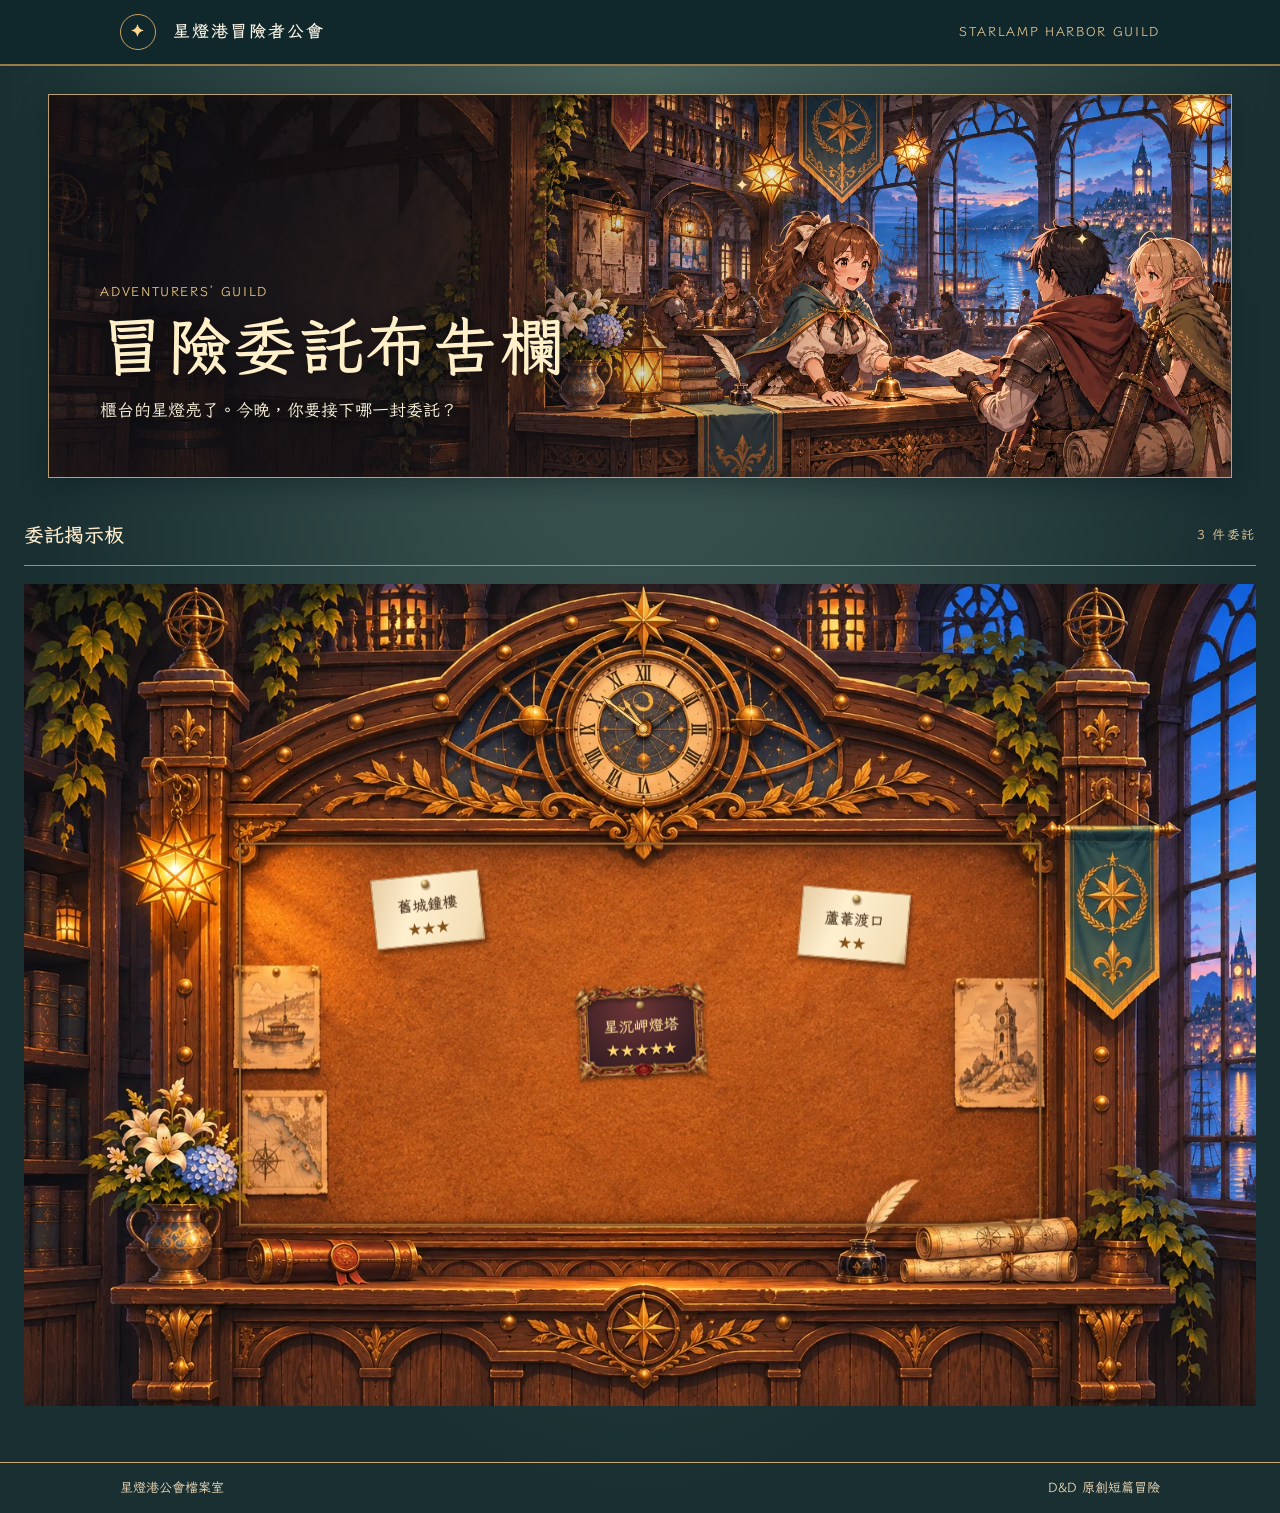
<file: index.html>
<!doctype html>
<html lang="zh-Hant"><head><meta charset="utf-8">
<meta name="viewport" content="width=device-width, initial-scale=1">
<title>冒險委託布告欄｜星燈港冒險者公會</title><link rel="stylesheet" href="style.css?v=wenkai-1"></head>
<body class="board-page"><header><a class="brand" href="index.html"><span class="sign" aria-hidden="true">✦</span> 星燈港冒險者公會</a><span lang="en">STARLAMP HARBOR GUILD</span></header>
<main><section class="hero">
<div class="kicker" lang="en">ADVENTURERS’ GUILD</div><h1>冒險委託布告欄</h1>
<p>櫃台的星燈亮了。今晚，你要接下哪一封委託？</p></section>
<section aria-labelledby="posted"><div class="sectionhead"><h2 id="posted">委託揭示板</h2><span>3 件委託</span></div>
<div class="flip-demo">
<div class="flip-stage"><svg class="guild-clock" hidden viewBox="0 0 1536 1024" preserveAspectRatio="xMidYMid slice"
role="img" aria-label="台灣時間">
<defs>
<radialGradient id="brass"><stop stop-color="#ffe3a0"/><stop offset=".82" stop-color="#dda54c"/><stop offset="1" stop-color="#98632c"/></radialGradient>
<clipPath id="painted-hands">
<path d="M772 180 L766 187 L743 168 L736 165 L731 155 L723 148 L733 151 L741 153 L745 157 L768 173 Z"/>
<path d="M772 180 L773 172 L807 148 L807 146 L816 145 L843 131 L821 150 L817 155 L812 156 L779 185 Z"/>
<circle cx="772" cy="180" r="10.5"/></clipPath>
</defs>
<g clip-path="url(#painted-hands)">
<image href="assets/guild-clock-board.webp" width="1536" height="1024"
transform="translate(0 360) scale(1 -1)"/></g>
<g transform="translate(772 180)">
<path id="hour-hand" d="M0 8 L-3 -7 L-2 -31 L-4 -33 L0 -47 L4 -33 L2 -31 L3 -7 Z" fill="#edbb64" stroke="#65421e"/>
<path id="minute-hand" d="M0 11 L-2 -6 L-1.6 -51 L-3 -53 L0 -66 L3 -53 L1.6 -51 L2 -6 Z" fill="#ffda88" stroke="#64411f"/>
<circle r="6" fill="url(#brass)" stroke="#6d4727"/></g></svg><div class="board-recess" aria-hidden="true"></div>
<div class="flip-panel">
<div class="grid flip-face flip-front"></div>
<div class="grid flip-face flip-back" inert aria-hidden="true"></div>
<div class="board-edge" aria-hidden="true"></div>
</div></div>
<div class="flip-controls" hidden><button type="button" class="flip-button">翻到下一面 ↻</button></div>
<div class="board-storage" hidden><div class="board-leaf"><div class="pin-slot" data-slot="3"><a class="pin-note" data-difficulty="5" href="quests/starless-lighthouse.html"
aria-label="無星之夜的燈塔，星沉岬燈塔，難度 5 星">
<span class="pin-label">星沉岬燈塔<span class="pin-stars">★★★★★</span></span>
<div class="pin-copy"><h3>無星之夜的燈塔</h3><p>星沉岬的燈昨夜照向了天空，光束掠過之處，星星逐顆熄滅。三艘返航船仍停在外海，鐘聲卻從空無一人的燈室傳出。請能處理古老封印的冒險者在下一次漲潮前抵達；帶上能照見自己影子的燈。</p></div></a></div><div class="pin-slot" data-slot="1"><a class="pin-note" data-difficulty="3" href="quests/thirteenth-bell.html"
aria-label="鐘樓第十三聲，舊城鐘樓，難度 3 星">
<span class="pin-label">舊城鐘樓<span class="pin-stars">★★★</span></span>
<div class="pin-copy"><h3>鐘樓第十三聲</h3><p>鐘錘是我親手卸下的，還包在櫃檯那塊紅絨布裡。可一到午夜，舊城的鐘依舊敲了十三下，最後一響震得店裡的懷錶同時停擺。今晚若也聽見，請到鐘樓側門找我。記得穿一雙不怕濕的靴子。——鐘錶匠 黎禾</p></div></a></div><div class="pin-slot" data-slot="2"><a class="pin-note" data-difficulty="2" href="quests/lost-ferry.html"
aria-label="失蹤的渡船，蘆葦渡口，難度 2 星">
<span class="pin-label">蘆葦渡口<span class="pin-stars">★★</span></span>
<div class="pin-copy"><h3>失蹤的渡船</h3><p>昨晚那班渡船載了六名乘客出港，兩岸的船樁卻都空著。今早，有人在售票窗底下撿到一張濕透的回程票，墨水全花了，唯獨背面三個黑點像是剛畫上去的。請帶一盞遮風的燈來；等霧落下，就看不清對岸的訊號了。——渡口領班 秋芒</p></div></a></div></div></div>
</div><script src="board.js" defer></script><script src="flip.js" defer></script></section></main><footer>星燈港公會檔案室 <span>D&amp;D 原創短篇冒險</span></footer></body></html>
</file>
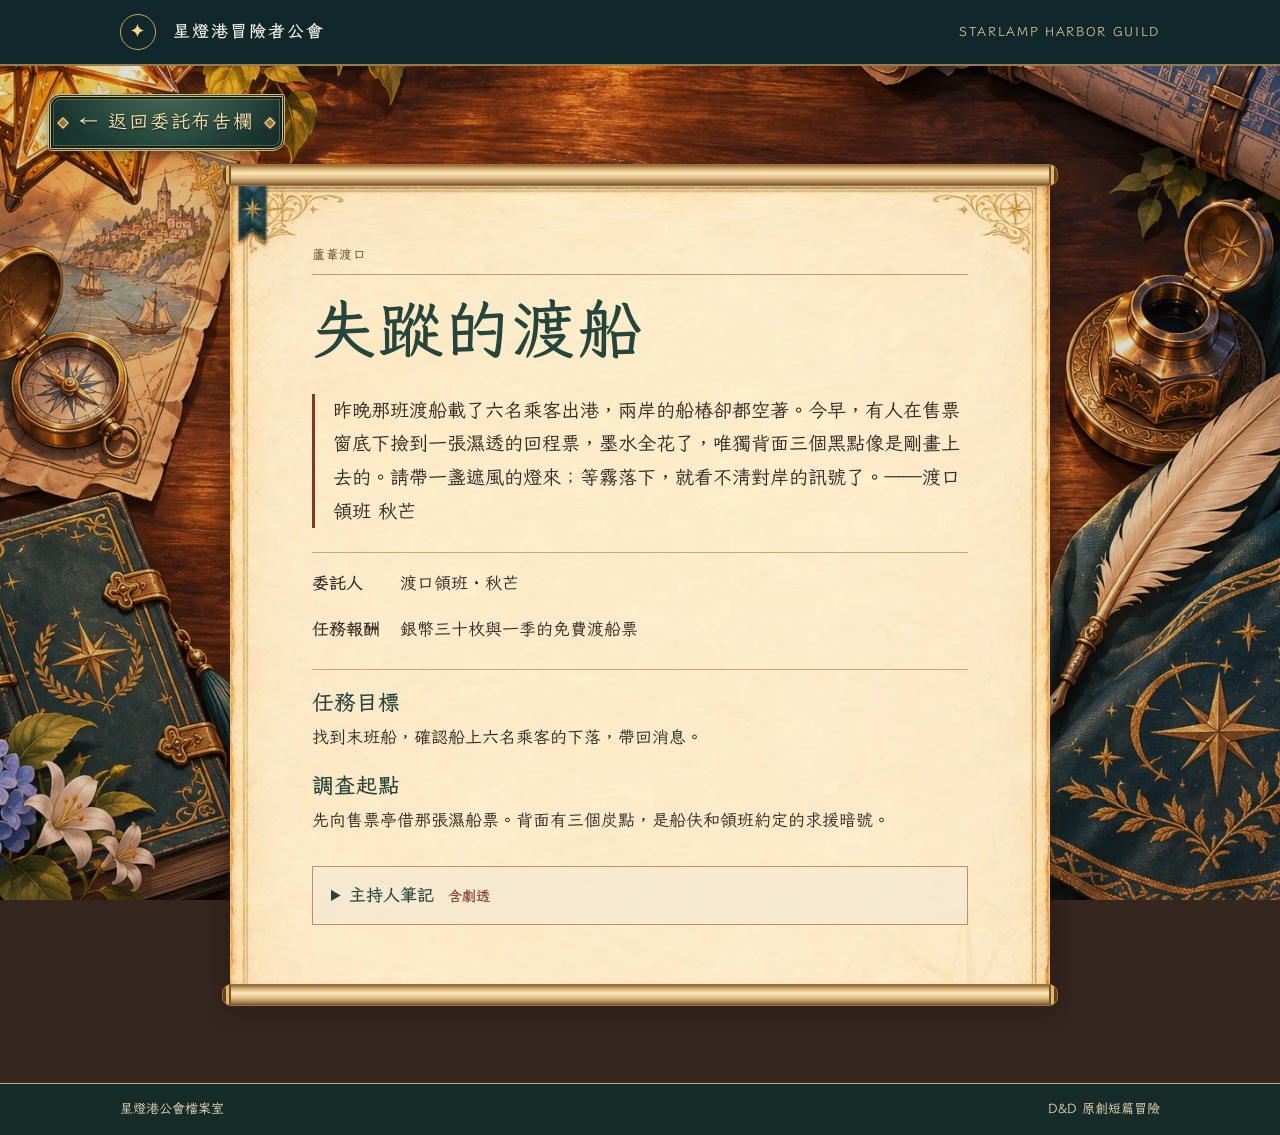
<file: quests/lost-ferry.html>
<!doctype html>
<html lang="zh-Hant"><head><meta charset="utf-8">
<meta name="viewport" content="width=device-width, initial-scale=1">
<title>失蹤的渡船｜星燈港冒險者公會</title><link rel="stylesheet" href="../style.css?v=wenkai-1"></head>
<body class="quest-page"><header><a class="brand" href="../index.html"><span class="sign" aria-hidden="true">✦</span> 星燈港冒險者公會</a><span lang="en">STARLAMP HARBOR GUILD</span></header>
<main><a class="back" href="../index.html">← 返回委託布告欄</a>
<article class="sheet"><div class="meta"><span>蘆葦渡口</span></div>
<h1>失蹤的渡船</h1><blockquote>昨晚那班渡船載了六名乘客出港，兩岸的船樁卻都空著。今早，有人在售票窗底下撿到一張濕透的回程票，墨水全花了，唯獨背面三個黑點像是剛畫上去的。請帶一盞遮風的燈來；等霧落下，就看不清對岸的訊號了。——渡口領班 秋芒</blockquote>
<dl class="facts"><dt>委託人</dt><dd>渡口領班・秋芒</dd><dt>任務報酬</dt><dd>銀幣三十枚與一季的免費渡船票</dd></dl>
<h2>任務目標</h2><p>找到末班船，確認船上六名乘客的下落，帶回消息。</p><h2>調查起點</h2><p>先向售票亭借那張濕船票。背面有三個炭點，是船伕和領班約定的求援暗號。</p>
<details><summary>主持人筆記 <small>含劇透</small></summary><h3>事件真相</h3><p>船伕為救擱淺的採藥人，把渡船駛入舊引水道。水位下降困住了船，他只好讓送信的水獺帶票回去。</p>
<h3>人物動機</h3><p>秋芒曾因偏航救人被扣薪，起初只肯把票隔著玻璃給人看。若玩家先問「船上有誰在等藥？」而非追究責任，他便解開售票窗，拿出船伕私用的河道圖。磨坊主也願意救人，但怕放水會毀掉替村民代存的冬糧。</p><h3>調查路線</h3><dl><dt>守在售票窗旁</dt><dd>窗台黏著魚鱗，底下有一串帶蹼的腳印。放下一尾小魚再退後，水獺便會叼走它，沿岸回到鐵柵；透過柵欄能看見求救的白圍巾。</dd><dt>沿堤查看水尺</dt><dd>新露出的刻度還在滴水，擦痕裡夾著藥草。沿拖痕可找到維修棧道，斷裂的第三塊木板得先用船篙架住。</dd><dt>向磨坊主借燈</dt><dd>他記得黃昏時有乘客用燈連閃三次。若承諾先把糧袋搬高，他會交出側閘扳手，並帶隊從水路接近渡船。</dd></dl>
<h3>帶團節奏</h3><p>開場讓岸上的孩子一張張數剩下的救生毯。玩家抵達鐵柵時，讓他們隔水和船伕說話，看見傷者和仍能走路的乘客。若調查停滯，讓水獺拖著票根回來。再耽擱，霧會遮住維修道，隊伍得用燈號互相引路。</p><h3>可能的收場</h3><p>走棧道可先護送傷者，翌日回來時六名乘客已在岸邊替渡船守夜。放水則能把船一併救回，玩家要決定誰在最後一刻關閘。若先行撤退，讓秋芒接手守燈；回港時，家屬想知道的是每個人的名字與下落。</p></details><span class="scroll-end" aria-hidden="true"></span></article></main><footer>星燈港公會檔案室 <span>D&amp;D 原創短篇冒險</span></footer><script src="../return-board.js" defer></script></body></html>
</file>
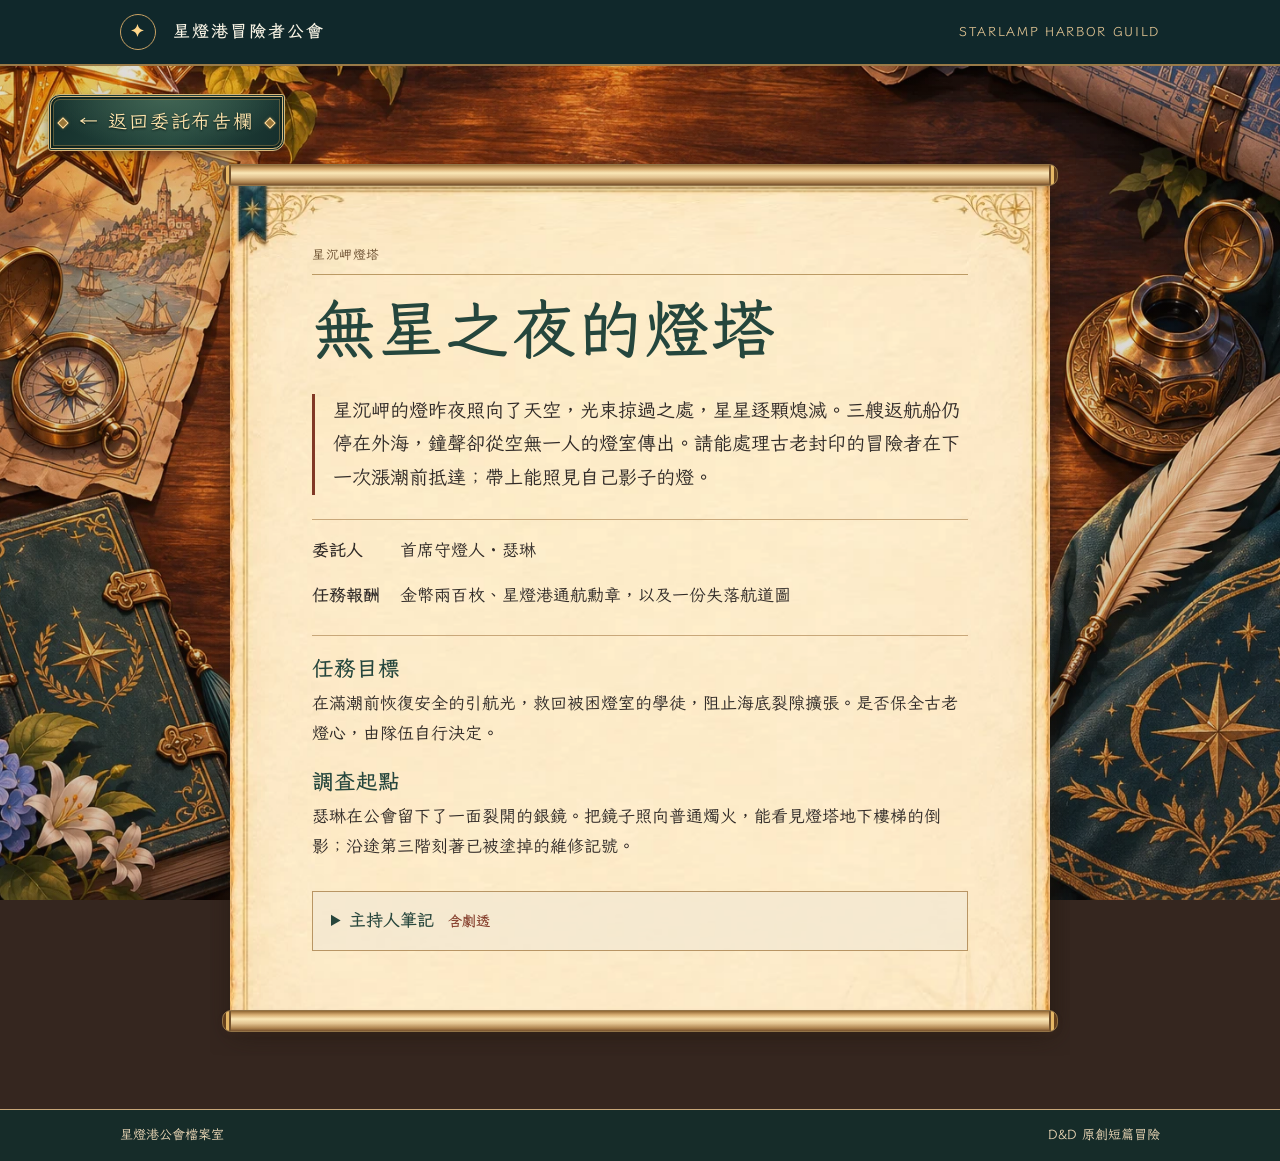
<file: quests/starless-lighthouse.html>
<!doctype html>
<html lang="zh-Hant"><head><meta charset="utf-8">
<meta name="viewport" content="width=device-width, initial-scale=1">
<title>無星之夜的燈塔｜星燈港冒險者公會</title><link rel="stylesheet" href="../style.css?v=wenkai-1"></head>
<body class="quest-page"><header><a class="brand" href="../index.html"><span class="sign" aria-hidden="true">✦</span> 星燈港冒險者公會</a><span lang="en">STARLAMP HARBOR GUILD</span></header>
<main><a class="back" href="../index.html">← 返回委託布告欄</a>
<article class="sheet"><div class="meta"><span>星沉岬燈塔</span></div>
<h1>無星之夜的燈塔</h1><blockquote>星沉岬的燈昨夜照向了天空，光束掠過之處，星星逐顆熄滅。三艘返航船仍停在外海，鐘聲卻從空無一人的燈室傳出。請能處理古老封印的冒險者在下一次漲潮前抵達；帶上能照見自己影子的燈。</blockquote>
<dl class="facts"><dt>委託人</dt><dd>首席守燈人・瑟琳</dd><dt>任務報酬</dt><dd>金幣兩百枚、星燈港通航勳章，以及一份失落航道圖</dd></dl>
<h2>任務目標</h2><p>在滿潮前恢復安全的引航光，救回被困燈室的學徒，阻止海底裂隙擴張。是否保全古老燈心，由隊伍自行決定。</p><h2>調查起點</h2><p>瑟琳在公會留下了一面裂開的銀鏡。把鏡子照向普通燭火，能看見燈塔地下樓梯的倒影；沿途第三階刻著已被塗掉的維修記號。</p>
<details><summary>主持人筆記 <small>含劇透</small></summary><h3>事件真相</h3><p>燈心封住的是一條吞噬光的海底裂隙。學徒為尋找失蹤的父親，將星鏡轉向遇難船的方向，意外讓封印倒轉。所謂熄滅的星星是光線被裂隙截走，燈室與外海因此出現重疊的空間。父親的回聲確有其人，但只能傳話，不能讓亡者返回。</p>
<h3>人物動機</h3><p>瑟琳知道燈心會以守燈人的記憶維持封印，卻一直沒有告訴學徒。她願意承擔代價，仍害怕忘記學徒的名字。學徒願意關閉裂隙，前提是先讓他聽完父親最後一句話。外海船長會先救乘客，再考慮貨物。</p><h3>調查路線</h3><dl><dt>檢查裂鏡與維修記號</dt><dd>倒影標出三座錨定透鏡的位置。沿第三階進入維修道，能繞過失重的主樓梯；裂鏡每照亮一座透鏡便會多出一道裂紋。</dd><dt>讀守燈人的交班簿</dt><dd>連續三任守燈人都在滿潮後忘記一段往事。附頁記載可用三處岸燈代替燈心引航，讓隊伍有先救船、再處理封印的選擇。</dd><dt>回應燈室裡的鐘聲</dt><dd>依照父親航船的短長訊號敲擊欄杆，學徒便會回話，交代自己位置。耐心聽完能取得他的配合；強行破門會引來沿聲音移動的無光影獸。</dd></dl>
<h3>帶團節奏</h3><p>第一幕，礁岸的燈依序熄滅，隊伍確認岸燈與維修道。第二幕，倒置的樓梯開始鬆脫，分派人手固定透鏡或引導學徒撤離。第三幕，滿潮淹過基座，隊伍必須選擇重啟或摧毀燈心。每次重大拖延只推進一個徵兆，先描述危險再給行動機會。影獸守住燈心，它怕穩定光源，可用鏡陣誘離，也可交戰；具體戰鬥數值由主持人依隊伍能力準備。關鍵線索可直接取得，失敗改為耗時或失去器材。五星源於同時救援、維持光源與封印的壓力，以及不可逆的記憶代價。</p><h3>可能的收場</h3><p>重啟燈心可保住航道，但自願留下的人會失去一段珍貴記憶，主持人應先讓玩家選擇並確認代價。摧毀燈心能封死裂隙，學徒得救，港口則需暫停夜航直到新燈建成。若先點亮三處岸燈，外海船可安全靠岸，隊伍能多爭取一次處理封印的機會。完成後，瑟琳以交班簿記下每位冒險者的名字。</p></details><span class="scroll-end" aria-hidden="true"></span></article></main><footer>星燈港公會檔案室 <span>D&amp;D 原創短篇冒險</span></footer><script src="../return-board.js" defer></script></body></html>
</file>
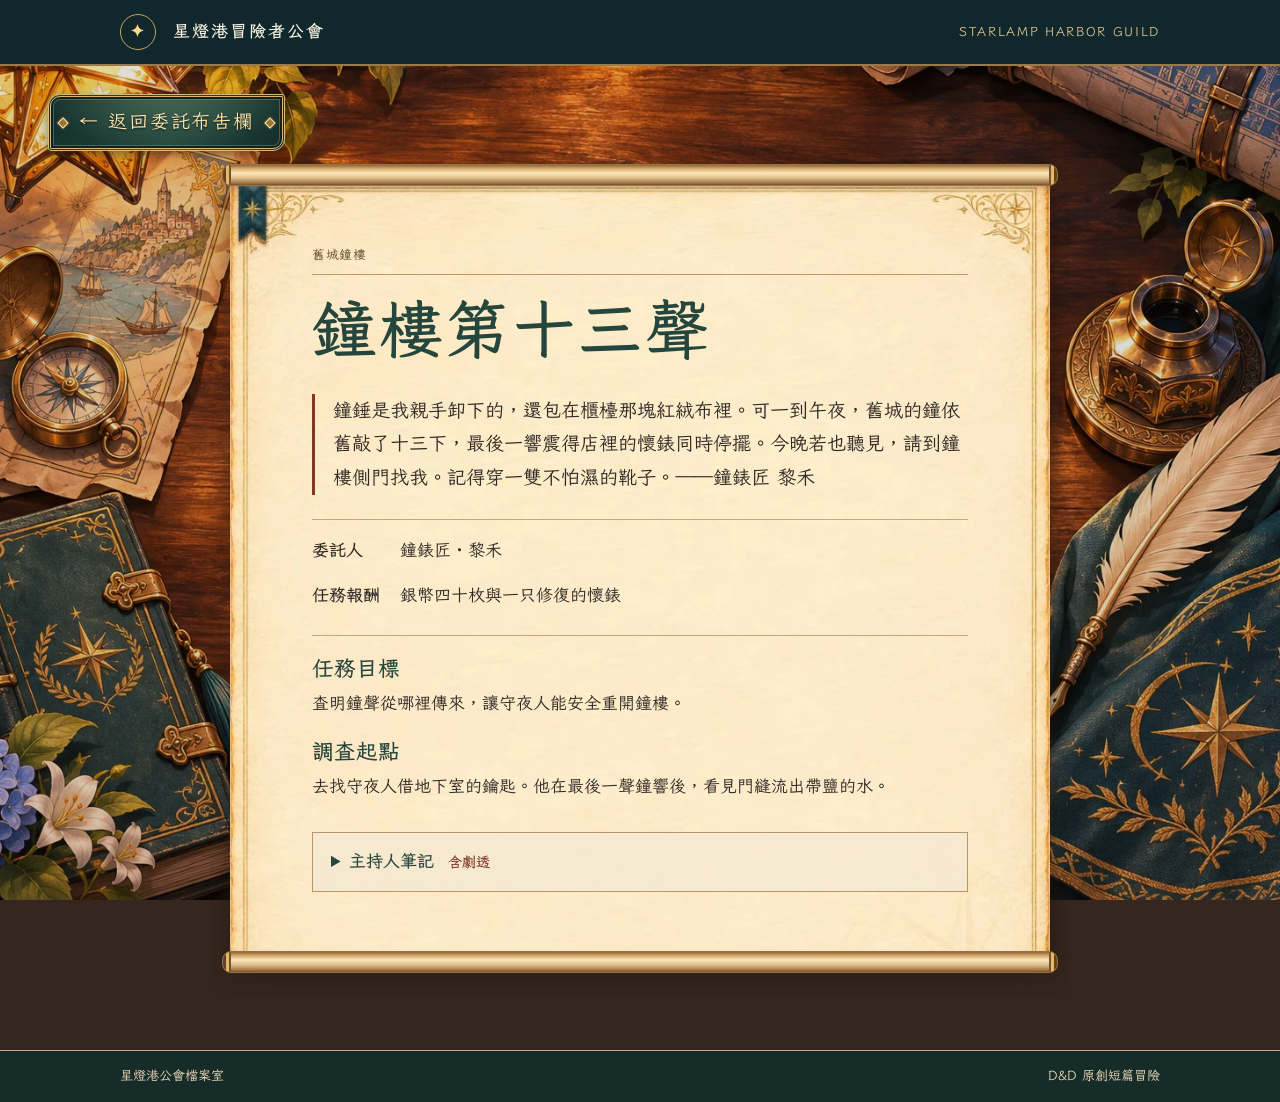
<file: quests/thirteenth-bell.html>
<!doctype html>
<html lang="zh-Hant"><head><meta charset="utf-8">
<meta name="viewport" content="width=device-width, initial-scale=1">
<title>鐘樓第十三聲｜星燈港冒險者公會</title><link rel="stylesheet" href="../style.css?v=wenkai-1"></head>
<body class="quest-page"><header><a class="brand" href="../index.html"><span class="sign" aria-hidden="true">✦</span> 星燈港冒險者公會</a><span lang="en">STARLAMP HARBOR GUILD</span></header>
<main><a class="back" href="../index.html">← 返回委託布告欄</a>
<article class="sheet"><div class="meta"><span>舊城鐘樓</span></div>
<h1>鐘樓第十三聲</h1><blockquote>鐘錘是我親手卸下的，還包在櫃檯那塊紅絨布裡。可一到午夜，舊城的鐘依舊敲了十三下，最後一響震得店裡的懷錶同時停擺。今晚若也聽見，請到鐘樓側門找我。記得穿一雙不怕濕的靴子。——鐘錶匠 黎禾</blockquote>
<dl class="facts"><dt>委託人</dt><dd>鐘錶匠・黎禾</dd><dt>任務報酬</dt><dd>銀幣四十枚與一只修復的懷錶</dd></dl>
<h2>任務目標</h2><p>查明鐘聲從哪裡傳來，讓守夜人能安全重開鐘樓。</p><h2>調查起點</h2><p>去找守夜人借地下室的鑰匙。他在最後一聲鐘響後，看見門縫流出帶鹽的水。</p>
<details><summary>主持人筆記 <small>含劇透</small></summary><h3>事件真相</h3><p>鐘聲來自埋在鐘樓下的舊潮汐警鐘。潮水正在沖開廢渠的閘門，第十三響是下城區的撤離信號。</p>
<h3>人物動機</h3><p>黎禾一直把師父當成救過全城的人。他會避談閘門，手卻下意識護住工具箱。若有人願意陪他親眼看一看裂縫，他會交出圖紙，並坦承師父當年只來得及做臨時封堵。守夜人首要關心的則是住在低處的街坊。</p><h3>調查路線</h3><dl><dt>查驗鐘架與鐘錘</dt><dd>封蠟上連一絲新裂痕都沒有。把手貼在銅管，會早於鐘聲感到震動；沿管走到地下室能找到一個被水頂開的檢修口。</dd><dt>拜訪老船工</dt><dd>請他打拍子，他能還原十二慢一急的撤離信號。拿舊海圖給他看，他會畫出高於潮線的維修道，讓玩家安全接近閘室。</dd><dt>陪守夜人巡街</dt><dd>井蓋下不時噴出鹹霧，地窖的積水卻是淡的。逐戶比對水痕即可鎖定廢渠走向，也能提早安排腿腳不便的住戶撤離。</dd></dl>
<h3>帶團節奏</h3><p>先讓玩家親手掂量拆下的鐘錘。找到第一條地下線索後，讓井水漫過台階；抵達閘室時，第十二聲正響，留下修門或示警的選擇。隊伍卡關時，由守夜人指給他們看檢修口邊新積的白鹽，仍由玩家決定往哪裡去。</p><h3>可能的收場</h3><p>用圖紙找到副絞盤並固定閘門，市集得以保全，黎禾會把修復後的懷錶送給第一個相信他的人。選擇先敲警鐘，全街能及時撤離，但攤商會損失一季存貨。若隊伍事先走訪居民，可請他們合力搬貨，讓早先的調查在結局發揮作用。</p></details><span class="scroll-end" aria-hidden="true"></span></article></main><footer>星燈港公會檔案室 <span>D&amp;D 原創短篇冒險</span></footer><script src="../return-board.js" defer></script></body></html>
</file>
<file: style.css>
@font-face {
  font-family:"LXGW WenKai TC";
  src:url("assets/fonts/LXGWWenKaiTC-Regular.ttf") format("truetype");
  font-weight:400;
  font-style:normal;
  font-display:swap;
}
@font-face {
  font-family:"LXGW WenKai TC";
  src:url("assets/fonts/LXGWWenKaiTC-Medium.ttf") format("truetype");
  font-weight:700;
  font-style:normal;
  font-display:swap;
}
:root { --guild-font:"LXGW WenKai TC","Noto Serif TC","PMingLiU",serif; }
*{box-sizing:border-box} :root{--ink:#223b30;--line:#c8bea4;--rust:#933f29;--paper:#fcf7e8}
body{margin:0;background:#eee8d8;color:var(--ink);font:17px/1.75 var(--guild-font)}
header,footer{display:flex;align-items:center;justify-content:space-between;gap:1rem;padding:14px max(5vw,calc((100vw - 1040px)/2));background:#1a342b;color:#faf5e6}
header>span,.kicker,.meta,.sectionhead span{font:400 .8rem/1.5 var(--guild-font);letter-spacing:.13em}
.brand{font-weight:bold;text-decoration:none}.sign{margin-right:.5em;color:#efca85}a{color:inherit}a:focus-visible,summary:focus-visible{outline:3px solid #c87435;outline-offset:4px}
main{max-width:1088px;margin:auto;padding:28px 24px 56px}.hero{position:relative;overflow:hidden;background:repeating-radial-gradient(ellipse at 108% 125%,transparent 0 18px,#a8c49c24 19px 20px,transparent 21px 30px),#24483a;color:#fff7df;padding:clamp(28px,5vw,64px);border:5px double #b7b08c}.kicker{color:#f0ce89}.hero p{margin-bottom:0}
h1,h2,h3,blockquote,.brand{font-family:var(--guild-font)}h1{font-size:clamp(2.2rem,5vw,4rem);line-height:1.2;letter-spacing:.04em;margin:18px 0}h2,h3{line-height:1.4}.sectionhead{display:flex;align-items:center;justify-content:space-between;margin:20px 0 14px;border-bottom:1px solid var(--line)}.sectionhead h2{font-size:1.25rem}
.grid{display:grid;grid-template-columns:repeat(auto-fit,minmax(min(290px,100%),1fr));gap:20px}.card,.sheet{background:var(--paper);border:1px solid var(--line);box-shadow:0 4px 0 #dfd6bf}.card{display:flex;flex-direction:column;padding:26px;border-top:4px solid var(--rust)}.meta{display:flex;justify-content:space-between;gap:12px;color:var(--rust)}.meta span{letter-spacing:.04em}.card h3{font-size:2rem;margin:18px 0 0}.card h3 a{text-decoration:none}.read{align-self:flex-start;margin-top:auto;color:var(--rust);font-weight:bold;text-underline-offset:5px}.back{display:block;margin-bottom:16px}.sheet{max-width:820px;margin:auto;padding:clamp(20px,5vw,55px)}blockquote{margin:24px 0;border-left:3px solid var(--rust);padding-left:18px;font-size:1.2rem}.facts{display:grid;grid-template-columns:auto 1fr;gap:8px 20px;border-block:1px solid var(--line);padding:16px 0}dt{font-weight:bold}dd{margin:0 0 8px}.sheet h2{font-size:1.35rem;margin-bottom:4px}.sheet p{margin-top:5px}details{margin-top:30px;border-block:1px solid var(--line);padding:12px;background:#ede8d7}summary{cursor:pointer;font-weight:bold}small{color:var(--rust);margin-left:8px}footer{background:transparent;color:#4e5b4c;border-top:1px solid var(--line);font-size:.82rem}
@media(max-width:520px){header>span{display:none}main{padding:16px 14px 32px}.card{padding:20px}footer{flex-wrap:wrap}}

/* The guildhall and its brass-bound noticeboard. */
:root { --ink:#302a27; --rust:#813826; --line:#c8a779; --paper:#fff2d7; }
body { background:radial-gradient(ellipse at 50% 0,#46605a,transparent 70%),#192f31; }
header { background:#10282b; border-bottom:2px solid #997a48; }
.brand { letter-spacing:.12em; }.sign { display:inline-grid; place-items:center; width:36px; height:36px; border:1px solid #c9a264; border-radius:50%; color:#ffd78a; }
header>span { color:#e1c493; }
main { max-width:1232px; }
.hero { isolation:isolate; min-height:clamp(280px,30vw,404px); display:flex; flex-direction:column; justify-content:flex-end; padding:clamp(24px,4vw,58px); background:linear-gradient(90deg,#100f15a1,transparent 70%),url("assets/guild-hall.webp") center / cover; border:1px solid #bea06c; box-shadow:inset 0 0 0 6px #251a1438,0 8px 24px #081a2066; }
.hero h1 { color:#fff0ca; text-shadow:0 3px 12px #130e0f; font-weight:700; margin:9px 0; }
.hero p { color:#fff6df; text-shadow:0 1px 5px #111; margin-top:0; }
.hero::before,.hero::after { content:"✦"; position:absolute; pointer-events:none; color:#ffe3a4; text-shadow:0 0 11px #fcb74a; animation:glimmer 4s ease-in-out infinite alternate; }
.hero::before { left:58%; top:20%; }.hero::after { right:12%; top:34%; animation-delay:-2s; }
.sectionhead { color:#ffedce; border-color:#ab8b5d; margin:26px 0 18px; }.sectionhead span { color:#e8ce9e; }
.grid { gap:24px; }.card,.sheet { position:relative; color:var(--ink); background:radial-gradient(ellipse at 0 10%,#ddbc7d55,transparent 52%),linear-gradient(110deg,#fae9c7,#fff6e4 62%,#efdab0); box-shadow:0 5px 0 -2px #be9d68,0 12px 24px #07191b70; }
.card { padding:28px; border:4px double #b68e5a; transition:transform .22s ease,box-shadow .22s ease; }
.card::after { content:"✦"; position:absolute; bottom:23px; right:27px; border:3px double #e5a57d; border-radius:50%; width:35px; height:35px; display:grid; place-items:center; color:#f6d1a4; background:radial-gradient(circle at 35% 28%,#af5549,#652c29); box-shadow:1px 2px 3px #593b3477; transform:rotate(-12deg); }
.card p { margin:12px 0 24px; }.card h3 { color:#49331e; }.meta { border-bottom:1px solid #bb9a64; padding-bottom:10px; }
.read { background:#214846;color:#fff3cf; border:1px solid #a98653; padding:6px 16px; text-decoration:none; }
@media(hover:hover){.card:hover { transform:translateY(-4px); box-shadow:0 5px 0 -2px #be9d68,0 16px 26px #07191b90; }.read:hover { background:#32605b; }}
footer,.back { color:#f0dcba; }
.sheet { margin-block:22px 30px; border-inline:4px double #b48c55; padding-block:42px; animation:unroll .78s cubic-bezier(.16,.73,.24,1) both; }
.sheet::before,.sheet::after { content:""; position:absolute; z-index:1; left:-10px; right:-10px; height:19px; border:1px solid #927347; border-radius:9px; box-shadow:0 3px 5px #482d213d; background:linear-gradient(#a37849,#fee3aa 36%,#e9c88f 57%,#a87d4c); }
.sheet::before { top:-9px; }.sheet::after { bottom:-9px; animation:roller .78s cubic-bezier(.16,.73,.24,1) both; }
details { border:1px solid #b89564; background:#eeddbd; padding:14px 18px; }
details[open] h3 { color:#733a2c; border-bottom:1px solid #ceb38a; padding-bottom:5px; }
details dd { margin-bottom:16px; }
@keyframes unroll { from { clip-path:inset(-12px -20px calc(100% - 48px)); } to { clip-path:inset(-12px -20px -32px); } }
@keyframes roller { from { bottom:calc(100% - 48px); } to { bottom:-9px; } }
@keyframes glimmer { from { opacity:.15; transform:scale(.7); } to { opacity:.85; transform:scale(1.1); } }
@media(max-width:600px){.hero { background-position:64% center; background-image:linear-gradient(0deg,#191310e8,transparent 85%),url("assets/guild-hall.webp"); }.hero h1{font-size:2.25rem}.card{padding:22px}.sheet{margin-inline:5px}}
@media(prefers-reduced-motion:reduce){*,*::before,*::after { animation:none!important; transition:none!important; }}



/* Each responsive slot reserves space for a small pinned slip. */
section[aria-labelledby="posted"] {
  width:min(1500px,calc(100vw - 48px)); position:relative;
  left:50%; transform:translateX(-50%);
}
.grid {
  position:relative;
  background:#704527 url("assets/guild-clock-board.webp") center / cover no-repeat;
  aspect-ratio:3 / 2; padding:22% 24% 16%;
  grid-template-columns:repeat(auto-fit,minmax(min(140px,100%),1fr));
  align-content:center; gap:0 12px;
}
.pin-slot { position:relative; height:clamp(190px,17vw,245px); --x:42%; --y:12px; --tilt:-7deg; }
.pin-slot:nth-of-type(4n+2) { --x:58%; --y:clamp(95px,9vw,135px); --tilt:5deg; }
.pin-slot:nth-of-type(4n+3) { --x:51%; --y:29px; --tilt:-3deg; }
.pin-slot:nth-of-type(4n) { --x:46%; --y:5px; --tilt:8deg; }
.pin-note {
  position:absolute; left:var(--x); top:var(--y); display:block; width:114px;
  padding:20px 8px 10px; text-align:center; text-decoration:none;
  background:linear-gradient(110deg,#e7cda4,#fff0d0 37%,#f4dfb7 92%,#d4b98d);
  color:#4d3822; border:1px solid #c7a77b; box-shadow:2px 4px 5px #30190e85;
  transform-origin:50% 6px; transform:translateX(-50%) rotate(var(--tilt));
  transition:transform .18s ease, box-shadow .18s ease;
}
.pin-note::before {
  content:""; position:absolute; left:calc(50% - 4px); top:4px; width:8px; height:8px;
  border-radius:50%; background:radial-gradient(circle at 35% 26%,#fff5bb,#b28a46 46%,#4d311c 84%);
  box-shadow:1px 2px 2px #59381c99;
}
.pin-label { font: bold 1rem/1.4 var(--guild-font); }
.pin-stars { display:block; color:#855018; font: .8rem/1.5 var(--guild-font); letter-spacing:.1em; }
.pin-copy { display:none; text-align:left; }
.pin-copy h3 { margin:0 0 6px; text-align:center; font-size:1.65rem; font-weight:700; line-height:1.45; text-wrap:balance; }
.pin-copy p { margin:0; font-size:1rem; font-weight:400; line-height:1.85; }
.pin-note:is(.preview,:focus-visible) {
  width:min(320px,82vw); padding:29px 25px 24px; z-index:5;
  background:#faefd8 url("assets/guild-stationery.webp") center / 100% 100%;
  border-color:#ae8752;
  transform:translateX(-50%); box-shadow:4px 10px 16px #26140ca6;
}
.pin-note:is(.preview,:focus-visible) .pin-label { display:none; }
.pin-note:is(.preview,:focus-visible) .pin-copy { display:block; }
@media(max-width:700px){
  section[aria-labelledby="posted"] { width:calc(100vw - 20px); }
  .grid { aspect-ratio:auto; padding:150px 8% 100px; min-height:480px; grid-template-columns:repeat(2,minmax(0,1fr)); }
  .pin-slot { --x:52%; }
  .pin-note:is(.preview,:focus-visible) { left:0; transform:none; }
  .pin-slot:nth-of-type(even) .pin-note:is(.preview,:focus-visible) { left:auto; right:0; }
}

.guild-clock { position:absolute; inset:0; width:100%; height:100%; pointer-events:none; }
.guild-clock[hidden] { display:none; }

.pin-copy h3 { color:#23443e; letter-spacing:.08em; }
.pin-copy h3::after {
  content:""; display:block; width:52%; margin:9px auto 11px; height:1px;
  background:linear-gradient(90deg,transparent,#a88042,transparent);
}
.pin-copy p { color:#574631; line-height:1.85; }
.quest-page { min-height:100vh; isolation:isolate; background:#35261f; }
.quest-page::before {
  content:""; position:fixed; inset:0; z-index:-1;
  background:linear-gradient(#25161022,#25161033),url("assets/scribes-desk.webp") center / cover;
}

.quest-page .back {
  position:relative;
  display:table;
  padding:12px 28px;
  border:3px double #d6b77b;
  border-radius:12px 3px 12px 3px;
  background:radial-gradient(ellipse at 50% 0,#416453,transparent 75%),linear-gradient(115deg,#142e2b,#24473d 55%,#152e2c);
  color:#ffe5ad;
  font-family:var(--guild-font);
  font-size:1.2rem;
  line-height:1.4;
  letter-spacing:.09em;
  text-decoration:none;
  text-shadow:0 1px 2px #071b17;
  box-shadow:inset 0 0 0 2px #0e2421,inset 0 0 0 3px #b18e4c70,0 4px 8px #20150d70;
  transition:box-shadow .2s ease,color .2s ease;
}
.quest-page .back::before,.quest-page .back::after {
  content:""; position:absolute; top:calc(50% - 3px); width:6px; height:6px;
  border:1px solid #ffdea0; background:#987538; transform:rotate(45deg);
  box-shadow:0 0 3px #d7b16480; pointer-events:none;
}
.quest-page .back::before { left:8px; }
.quest-page .back::after { right:8px; }
.quest-page .back:hover {
  color:#fff4d3;
  box-shadow:inset 0 0 0 2px #0e2421,inset 0 0 0 3px #d2ae68,0 4px 12px #c69a4233;
}
.quest-page .back:focus-visible { outline:2px solid #ffe4a0; outline-offset:5px; }

.quest-page footer { background:#162d2bf2; }
/* A nine-slice print keeps the corner motifs intact as the scroll grows. */
.quest-page .sheet {
  border:0;
  --ornament:clamp(46px,7vw,85px);
  border-image:url("assets/scroll-body.webp") 88 86 1 88 fill / var(--ornament) var(--ornament) 1px / 0 stretch;
  background-color:#f8ebcd;
  padding:clamp(48px,6vw,72px) clamp(31px,7vw,82px);
  box-shadow:3px 10px 24px #20150d99;
}
.quest-page .sheet::before,.quest-page .sheet::after {
  left:-8px; right:-8px; height:20px;
  background:
    linear-gradient(to right,#64401d 0 3px,#e5b866 3px 6px,#74532e 6px 8px,transparent 8px calc(100% - 8px),#74532e calc(100% - 8px) calc(100% - 6px),#e5b866 calc(100% - 6px) calc(100% - 3px),#64401d calc(100% - 3px)),
    linear-gradient(#906733,#d7ad72 19%,#fae7b6 40%,#e2c391 62%,#ae844f 86%,#77512e);
}
.sheet h1,.sheet h2 { color:#25463d; }
.sheet .meta { color:#674a2b; }
.sheet details { background:#f5e9d2d9; }
.sheet summary { color:#27463c; }

.leaving-board { background:#171c1a; }
.leaving-board > header,.leaving-board > main,.leaving-board > footer {
  animation: board-departure .46s ease-in forwards;
}
@keyframes board-departure { 35% {opacity:1} to {opacity:.12} }
@media(max-width:600px){.quest-page main{padding-inline:20px}}

/* The decorated end of the parchment emerges only on the last turn. */
.scroll-end {
  position:absolute; inset:auto 0 0; height:var(--ornament); pointer-events:none;
  border-image:url("assets/guild-stationery.webp") 0 86 86 88 / 0 var(--ornament) var(--ornament) / 0 stretch;
  clip-path:inset(100% 0 0);
}
.sheet details[open] + .scroll-end { clip-path:inset(0); }
@supports (interpolate-size:allow-keywords) and selector(details::details-content) {
  .sheet details { interpolate-size:allow-keywords; }
  .sheet details::details-content {
    block-size:0; overflow:clip;
    transition:block-size .78s cubic-bezier(.25,.7,.25,1),content-visibility .78s allow-discrete;
  }
  .sheet details[open]::details-content { block-size:auto; }
  .sheet details[open] + .scroll-end { transition:clip-path .19s ease-out .59s; }
}

/* The cabinet remains fixed; only its inset cork panel rotates. */
.flip-stage {
  position:relative; perspective:1800px; aspect-ratio:3/2;
  background:url("assets/guild-clock-board.webp") center / cover;
}
.board-recess,.flip-panel {
  position:absolute; left:17.5%; top:31.5%; width:65%; height:46.5%;
}
.board-recess {
  background:radial-gradient(ellipse at center,#563822,#261c15);
  box-shadow:inset 0 0 24px #120e0c;
}
.flip-panel {
  transform-style:preserve-3d;
  transition:transform 1.25s cubic-bezier(.4,.05,.2,1);
}
.flip-panel.is-flipped { transform:rotateY(-180deg); }
.flip-face {
  position:absolute; inset:0; margin:0; min-height:0; aspect-ratio:auto;
  padding:7% 16% 10%; grid-template-columns:repeat(2,minmax(0,1fr));
  align-content:start;
  background-image:url("assets/guild-clock-board.webp");
  background-size:153.846154% 215.053763%;
  background-position:50% 58.878505%;
  border:2px solid #9b6a36;
  backface-visibility:hidden; -webkit-backface-visibility:hidden;
  box-shadow:0 2px 8px #20140888,inset 0 0 4px #2d160d;
}
.flip-face .pin-slot { height:120px; --y:8px; }
.flip-face .pin-slot:nth-of-type(even) { --y:46px; }
.flip-front { transform:translateZ(5px); }
.flip-back { transform:rotateY(180deg) translateZ(5px); }
.board-edge {
  position:absolute; top:0; bottom:0; right:-5px; width:10px;
  background:repeating-linear-gradient(0deg,#624126 0 3px,#a37643 4px 7px);
  transform:rotateY(90deg);
}
.flip-stage > .guild-clock { z-index:1; }
.flip-controls { display:flex; justify-content:center; align-items:center; flex-wrap:wrap; gap:20px; margin:22px 0 36px; color:#f9e7bb; }
.flip-button { font:700 1.1rem/1.5 var(--guild-font); cursor:pointer; padding:10px 26px; background:linear-gradient(#36564a,#16362f); color:#ffe5b4; border:3px double #cfad6d; border-radius:4px; box-shadow:0 4px 10px #0005; }
.flip-button:hover { background:#416653; }
.flip-button:focus-visible { outline:2px solid #ffe4a0; outline-offset:5px; }
.flip-demo.is-turning .pin-note { pointer-events:none; }
@media(max-width:700px) {
 .flip-face { padding:5% 10%; }
 .flip-face .pin-note { width:86px; padding:14px 4px 7px; }
 .flip-face .pin-label { font-size:.8rem; }
 .flip-face .pin-note:is(.preview,:focus-visible) { width:min(260px,74vw); padding:24px 18px; }
}

/* Five stable, irregular pin positions inside each face. */
.flip-face { display:block; padding:0; }
.board-leaf { position:absolute; inset:0; container-type:inline-size; }
.flip-face .pin-slot[data-slot] { position:absolute; width:0; height:0; --x:0%; --y:0px; }
.flip-face .pin-slot[data-slot="1"] { left:23%; top:8%; --tilt:-6deg; }
.flip-face .pin-slot[data-slot="2"] { left:77%; top:12%; --tilt:5deg; }
.flip-face .pin-slot[data-slot="3"] { left:50%; top:40%; --tilt:-3deg; }
.flip-face .pin-slot[data-slot="4"] { left:24%; top:72%; --tilt:7deg; }
.flip-face .pin-slot[data-slot="5"] { left:77%; top:70%; --tilt:-5deg; }
.flip-face .pin-slot:has(.preview),.flip-face .pin-slot:focus-within { z-index:5; }
@media(max-width:700px) {
 .flip-face .pin-note { width:70px; padding:12px 3px 5px; }
 .flip-face .pin-label { font-size:.7rem; }
 .flip-face .pin-stars { font-size:.65rem; }
 .flip-face .pin-note:is(.preview,:focus-visible) { left:0; right:auto; transform:translateX(-30%); }
 .flip-face .pin-slot[data-slot="2"] .pin-note:is(.preview,:focus-visible),
 .flip-face .pin-slot[data-slot="5"] .pin-note:is(.preview,:focus-visible) { transform:translateX(-70%); }
}

/* Collapsed slips scale with the cork area; previews keep their reading size. */
.flip-face .pin-note:not(.preview):not(:focus-visible) {
  width:clamp(62px,22cqw,108px);
  padding:14px 3px 6px;
}
.flip-face .pin-label {
  font-size:clamp(10px,3cqw,15px);
  line-height:1.35;
  white-space:nowrap;
}
.flip-face .pin-stars {
  font-size:clamp(9px,2.8cqw,13px);
  line-height:1.4;
}



/* Five-star commissions carry the guild's dragon-and-star seal. */
.pin-note[data-difficulty="5"] {
  background:radial-gradient(ellipse at 45% 15%,#703637,#351e24 85%);
  color:#ffdf99;
  border-color:#a57235;
  box-shadow:0 5px 9px #180b0dbb,0 0 12px #9f402b40;
}
.pin-note[data-difficulty="5"]::after {
  content:""; position:absolute; inset:-13px;
  border-image:url("assets/legendary-frame.webp") 300 220 240 220 / 25px 22px 22px / 0 stretch;
  pointer-events:none;
  filter:drop-shadow(0 3px 2px #20110c80);
}
.pin-note[data-difficulty="5"] .pin-stars {
  color:#ffd574; text-shadow:0 1px 2px #160907;
}
.pin-note[data-difficulty="5"]:is(.preview,:focus-visible) {
  background:radial-gradient(ellipse at 50% 0,#743735,#331e24 85%);
  padding:36px 28px 32px;
  box-shadow:0 12px 24px #120909b3,0 0 20px #a74a2844;
}
.pin-note[data-difficulty="5"]:is(.preview,:focus-visible)::after {
  inset:-18px;
  border-image-width:56px 37px 43px;
}
.pin-note[data-difficulty="5"] .pin-copy h3 {
  color:#ffdd96; text-shadow:0 2px 3px #1c0b0c;
}
.pin-note[data-difficulty="5"] .pin-copy p { color:#f7e7cf; }
.pin-note[data-difficulty="5"] .pin-copy h3::after {
  background:linear-gradient(90deg,transparent,#e5b965,transparent);
}

.flip-controls[hidden] { display:none; }
</file>
